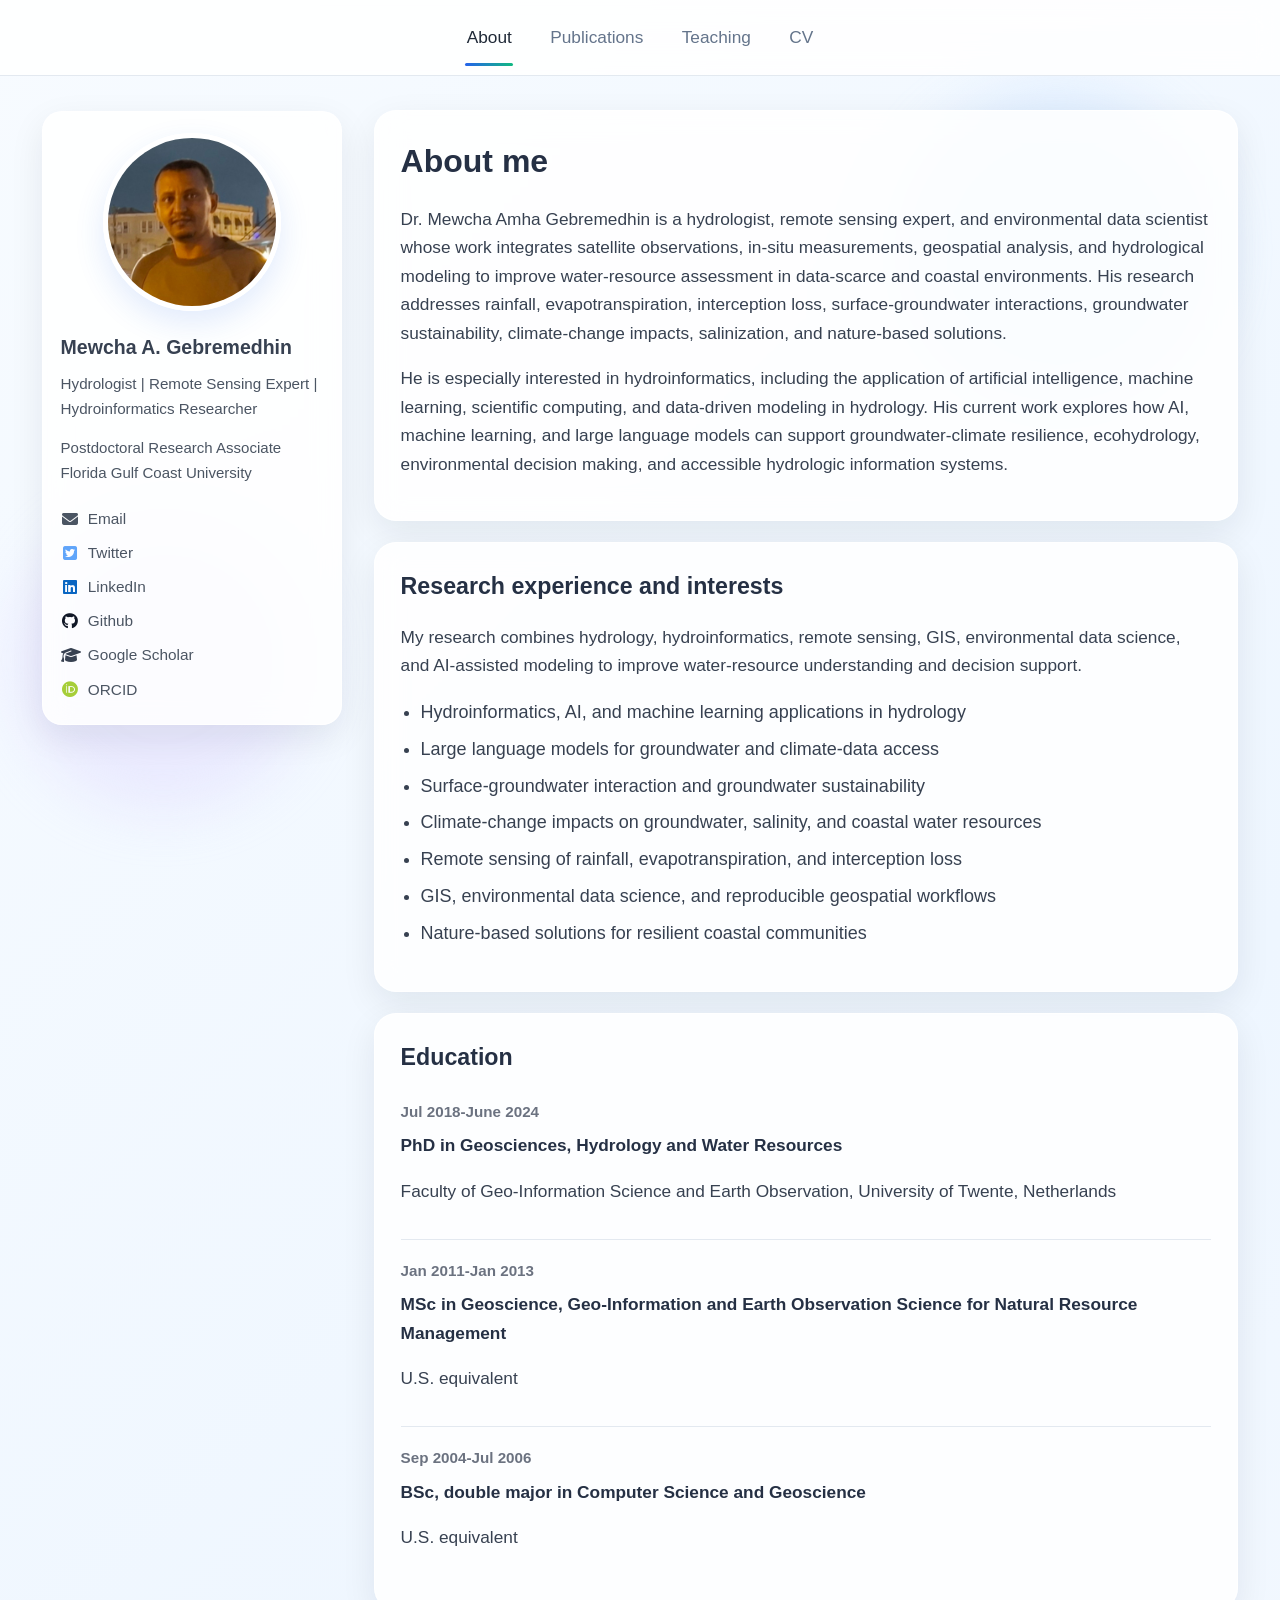
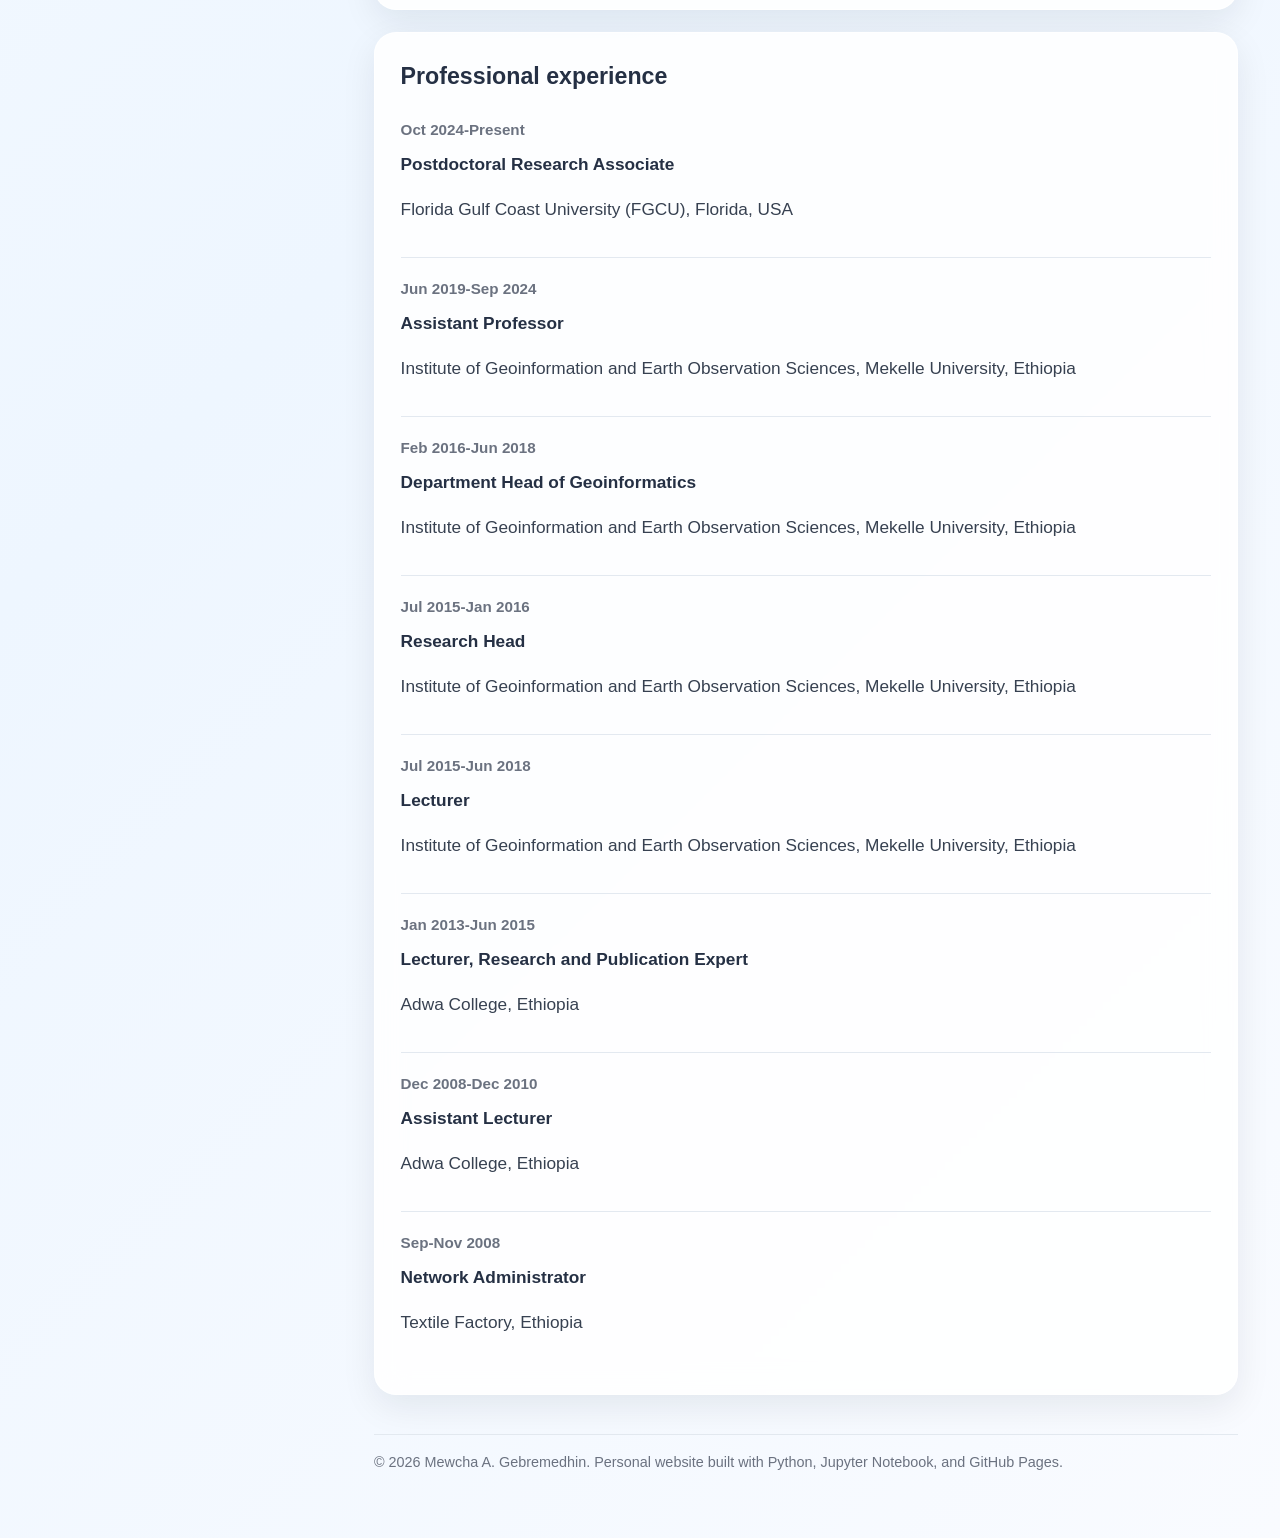
<file: docs/index.html>
<!doctype html>
<html lang="en">
<head>
  <meta charset="utf-8">
  <meta name="viewport" content="width=device-width, initial-scale=1">
  <title>About | Mewcha A. Gebremedhin</title>
  <link rel="stylesheet" href="https://cdnjs.cloudflare.com/ajax/libs/font-awesome/6.5.2/css/all.min.css">
  <link rel="stylesheet" href="style.css">
</head>
<body>
  <div class="page-bg"></div>
  <header class="topbar">
    <nav class="topnav" aria-label="Main navigation"><a class="active" href="index.html">About</a><a class="" href="publications.html">Publications</a><a class="" href="teaching.html">Teaching</a><a class="" href="cv.html">CV</a></nav>
  </header>
  <div class="page-shell">

    <aside class="sidebar">
      <div class="profile-card">
        <img class="profile-img" src="assets/profile_photo.jpg" alt="Profile photo of Mewcha A. Gebremedhin">
        <h1>Mewcha A. Gebremedhin</h1>
        <p class="role">Hydrologist | Remote Sensing Expert | Hydroinformatics Researcher</p>
        <p class="affiliation">Postdoctoral Research Associate<br>Florida Gulf Coast University</p>
        <div class="contact-links" aria-label="Contact and profile links">
          <a href="mailto:mewcha96@gmail.com"><i class="fa-solid fa-envelope mail-icon" aria-hidden="true"></i><span>Email</span></a>
          <a href="https://twitter.com/search?q=Mewcha%20Amha%20Gebremedhin&amp;src=typed_query" target="_blank" rel="noopener"><i class="fa-brands fa-square-twitter twitter-icon" aria-hidden="true"></i><span>Twitter</span></a>
          <a href="https://www.linkedin.com/in/mewcha-amha-gebremedhin-96565371/" target="_blank" rel="noopener"><i class="fa-brands fa-linkedin linkedin-icon" aria-hidden="true"></i><span>LinkedIn</span></a>
          <a href="https://github.com/Mewcha1" target="_blank" rel="noopener"><i class="fa-brands fa-github github-icon" aria-hidden="true"></i><span>Github</span></a>
          <a href="https://scholar.google.com/citations?user=X6LMEFUAAAAJ&hl=en" target="_blank" rel="noopener"><i class="fa-solid fa-graduation-cap scholar-icon" aria-hidden="true"></i><span>Google Scholar</span></a>
          <a href="https://orcid.org/0000-0002-2356-4883" target="_blank" rel="noopener"><i class="fa-brands fa-orcid orcid-icon" aria-hidden="true"></i><span>ORCID</span></a>
        </div>
      </div>
    </aside>
    <main class="content">

      <section class="hero panel">
        <h1>About me</h1>
        <p>Dr. Mewcha Amha Gebremedhin is a hydrologist, remote sensing expert, and environmental data scientist whose work integrates satellite observations, in-situ measurements, geospatial analysis, and hydrological modeling to improve water-resource assessment in data-scarce and coastal environments. His research addresses rainfall, evapotranspiration, interception loss, surface-groundwater interactions, groundwater sustainability, climate-change impacts, salinization, and nature-based solutions.</p>
        <p>He is especially interested in hydroinformatics, including the application of artificial intelligence, machine learning, scientific computing, and data-driven modeling in hydrology. His current work explores how AI, machine learning, and large language models can support groundwater-climate resilience, ecohydrology, environmental decision making, and accessible hydrologic information systems.</p>
      </section>
      <section class="panel">
        <h2>Research experience and interests</h2>
        <p>My research combines hydrology, hydroinformatics, remote sensing, GIS, environmental data science, and AI-assisted modeling to improve water-resource understanding and decision support.</p>
        <ul class="interest-list">
          <li>Hydroinformatics, AI, and machine learning applications in hydrology</li>
          <li>Large language models for groundwater and climate-data access</li>
          <li>Surface-groundwater interaction and groundwater sustainability</li>
          <li>Climate-change impacts on groundwater, salinity, and coastal water resources</li>
          <li>Remote sensing of rainfall, evapotranspiration, and interception loss</li>
          <li>GIS, environmental data science, and reproducible geospatial workflows</li>
          <li>Nature-based solutions for resilient coastal communities</li>
        </ul>
      </section>
      <section class="panel">
        <h2>Education</h2>
        <div class="card"><span class="meta">Jul 2018-June 2024</span><h3>PhD in Geosciences, Hydrology and Water Resources</h3><p>Faculty of Geo-Information Science and Earth Observation, University of Twente, Netherlands</p></div>
        <div class="card"><span class="meta">Jan 2011-Jan 2013</span><h3>MSc in Geoscience, Geo-Information and Earth Observation Science for Natural Resource Management</h3><p>U.S. equivalent</p></div>
        <div class="card"><span class="meta">Sep 2004-Jul 2006</span><h3>BSc, double major in Computer Science and Geoscience</h3><p>U.S. equivalent</p></div>
      </section>
      <section class="panel">
        <h2>Professional experience</h2>
        <div class="card"><span class="meta">Oct 2024-Present</span><h3>Postdoctoral Research Associate</h3><p>Florida Gulf Coast University (FGCU), Florida, USA</p></div>
        <div class="card"><span class="meta">Jun 2019-Sep 2024</span><h3>Assistant Professor</h3><p>Institute of Geoinformation and Earth Observation Sciences, Mekelle University, Ethiopia</p></div>
        <div class="card"><span class="meta">Feb 2016-Jun 2018</span><h3>Department Head of Geoinformatics</h3><p>Institute of Geoinformation and Earth Observation Sciences, Mekelle University, Ethiopia</p></div>
        <div class="card"><span class="meta">Jul 2015-Jan 2016</span><h3>Research Head</h3><p>Institute of Geoinformation and Earth Observation Sciences, Mekelle University, Ethiopia</p></div>
        <div class="card"><span class="meta">Jul 2015-Jun 2018</span><h3>Lecturer</h3><p>Institute of Geoinformation and Earth Observation Sciences, Mekelle University, Ethiopia</p></div>
        <div class="card"><span class="meta">Jan 2013-Jun 2015</span><h3>Lecturer, Research and Publication Expert</h3><p>Adwa College, Ethiopia</p></div>
        <div class="card"><span class="meta">Dec 2008-Dec 2010</span><h3>Assistant Lecturer</h3><p>Adwa College, Ethiopia</p></div>
        <div class="card"><span class="meta">Sep-Nov 2008</span><h3>Network Administrator</h3><p>Textile Factory, Ethiopia</p></div>
      </section>
      <footer>© 2026 Mewcha A. Gebremedhin. Personal website built with Python, Jupyter Notebook, and GitHub Pages.</footer>
    </main>
  </div>
</body>
</html>
</file>
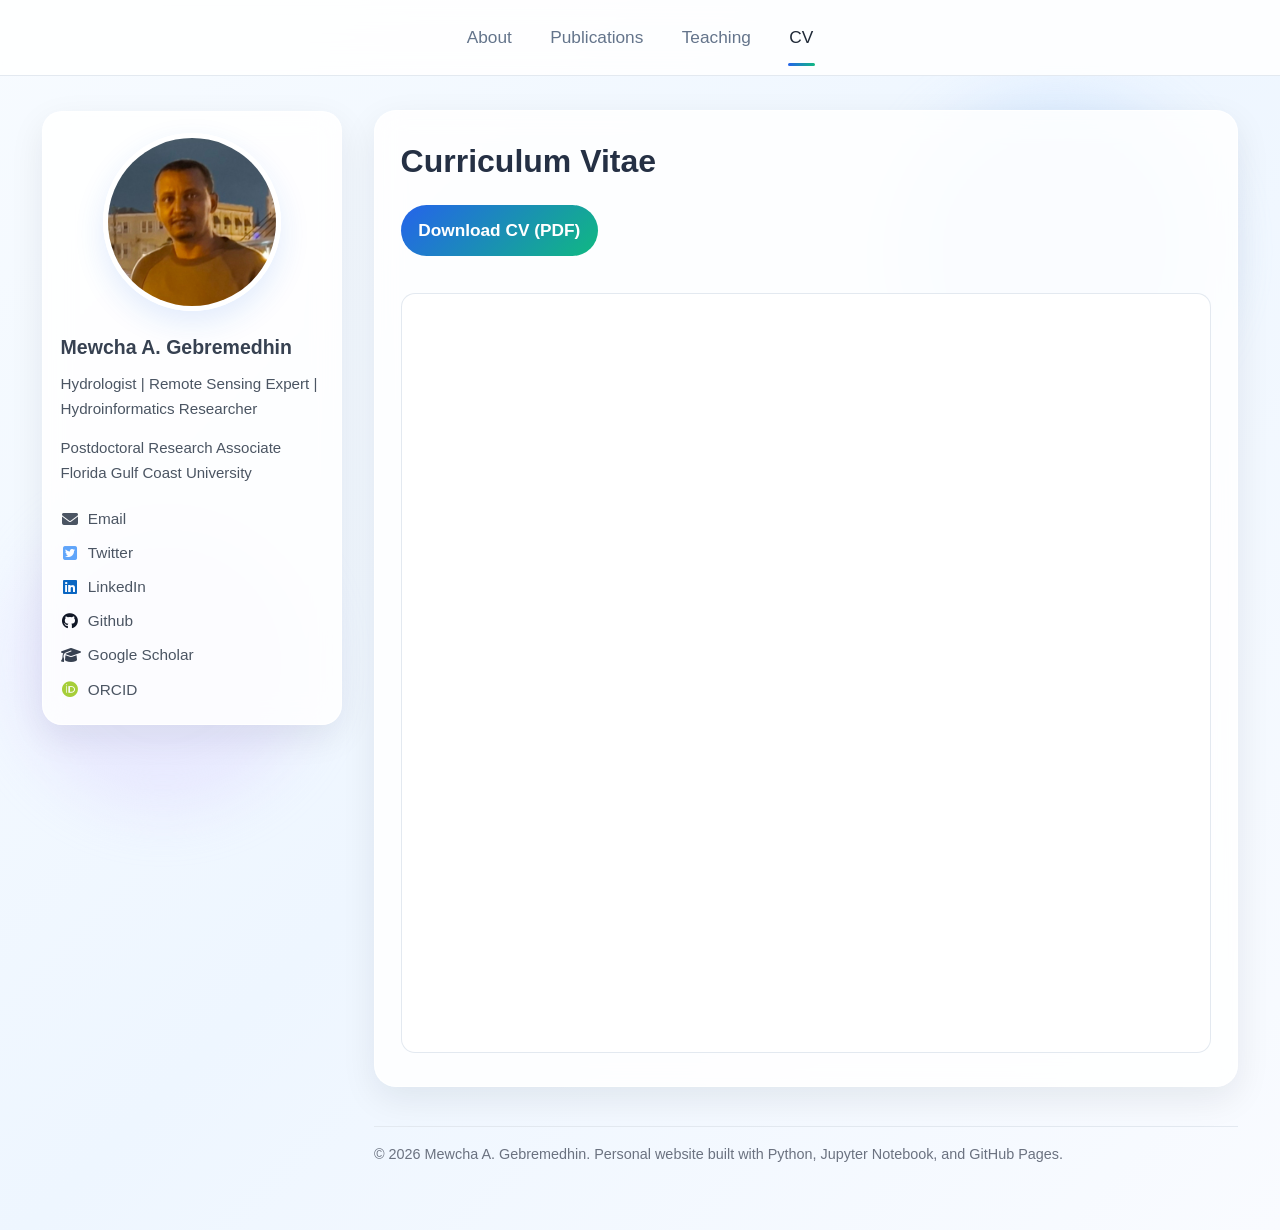
<file: docs/cv.html>
<!doctype html>
<html lang="en">
<head>
  <meta charset="utf-8">
  <meta name="viewport" content="width=device-width, initial-scale=1">
  <title>CV | Mewcha A. Gebremedhin</title>
  <link rel="stylesheet" href="https://cdnjs.cloudflare.com/ajax/libs/font-awesome/6.5.2/css/all.min.css">
  <link rel="stylesheet" href="style.css">
</head>
<body>
  <div class="page-bg"></div>
  <header class="topbar">
    <nav class="topnav" aria-label="Main navigation"><a class="" href="index.html">About</a><a class="" href="publications.html">Publications</a><a class="" href="teaching.html">Teaching</a><a class="active" href="cv.html">CV</a></nav>
  </header>
  <div class="page-shell">

    <aside class="sidebar">
      <div class="profile-card">
        <img class="profile-img" src="assets/profile_photo.jpg" alt="Profile photo of Mewcha A. Gebremedhin">
        <h1>Mewcha A. Gebremedhin</h1>
        <p class="role">Hydrologist | Remote Sensing Expert | Hydroinformatics Researcher</p>
        <p class="affiliation">Postdoctoral Research Associate<br>Florida Gulf Coast University</p>
        <div class="contact-links" aria-label="Contact and profile links">
          <a href="mailto:mewcha96@gmail.com"><i class="fa-solid fa-envelope mail-icon" aria-hidden="true"></i><span>Email</span></a>
          <a href="https://twitter.com/search?q=Mewcha%20Amha%20Gebremedhin&amp;src=typed_query" target="_blank" rel="noopener"><i class="fa-brands fa-square-twitter twitter-icon" aria-hidden="true"></i><span>Twitter</span></a>
          <a href="https://www.linkedin.com/in/mewcha-amha-gebremedhin-96565371/" target="_blank" rel="noopener"><i class="fa-brands fa-linkedin linkedin-icon" aria-hidden="true"></i><span>LinkedIn</span></a>
          <a href="https://github.com/" target="_blank" rel="noopener"><i class="fa-brands fa-github github-icon" aria-hidden="true"></i><span>Github</span></a>
          <a href="https://scholar.google.com/scholar?q=Mewcha+Amha+Gebremedhin" target="_blank" rel="noopener"><i class="fa-solid fa-graduation-cap scholar-icon" aria-hidden="true"></i><span>Google Scholar</span></a>
          <a href="https://orcid.org/0000-0002-2356-4883" target="_blank" rel="noopener"><i class="fa-brands fa-orcid orcid-icon" aria-hidden="true"></i><span>ORCID</span></a>
        </div>
      </div>
    </aside>
    <main class="content">

      <section class="panel">
        <h1>Curriculum Vitae</h1>
        
        <p><a class="primary-button" href="assets/Mewcha_A_Gebremedhin_CV.pdf" download>Download CV (PDF)</a></p>
        <iframe class="cv-frame" src="assets/Mewcha_A_Gebremedhin_CV.pdf" title="Curriculum Vitae"></iframe>
      </section>
      <footer>© 2026 Mewcha A. Gebremedhin. Personal website built with Python, Jupyter Notebook, and GitHub Pages.</footer>
    </main>
  </div>
</body>
</html>
</file>
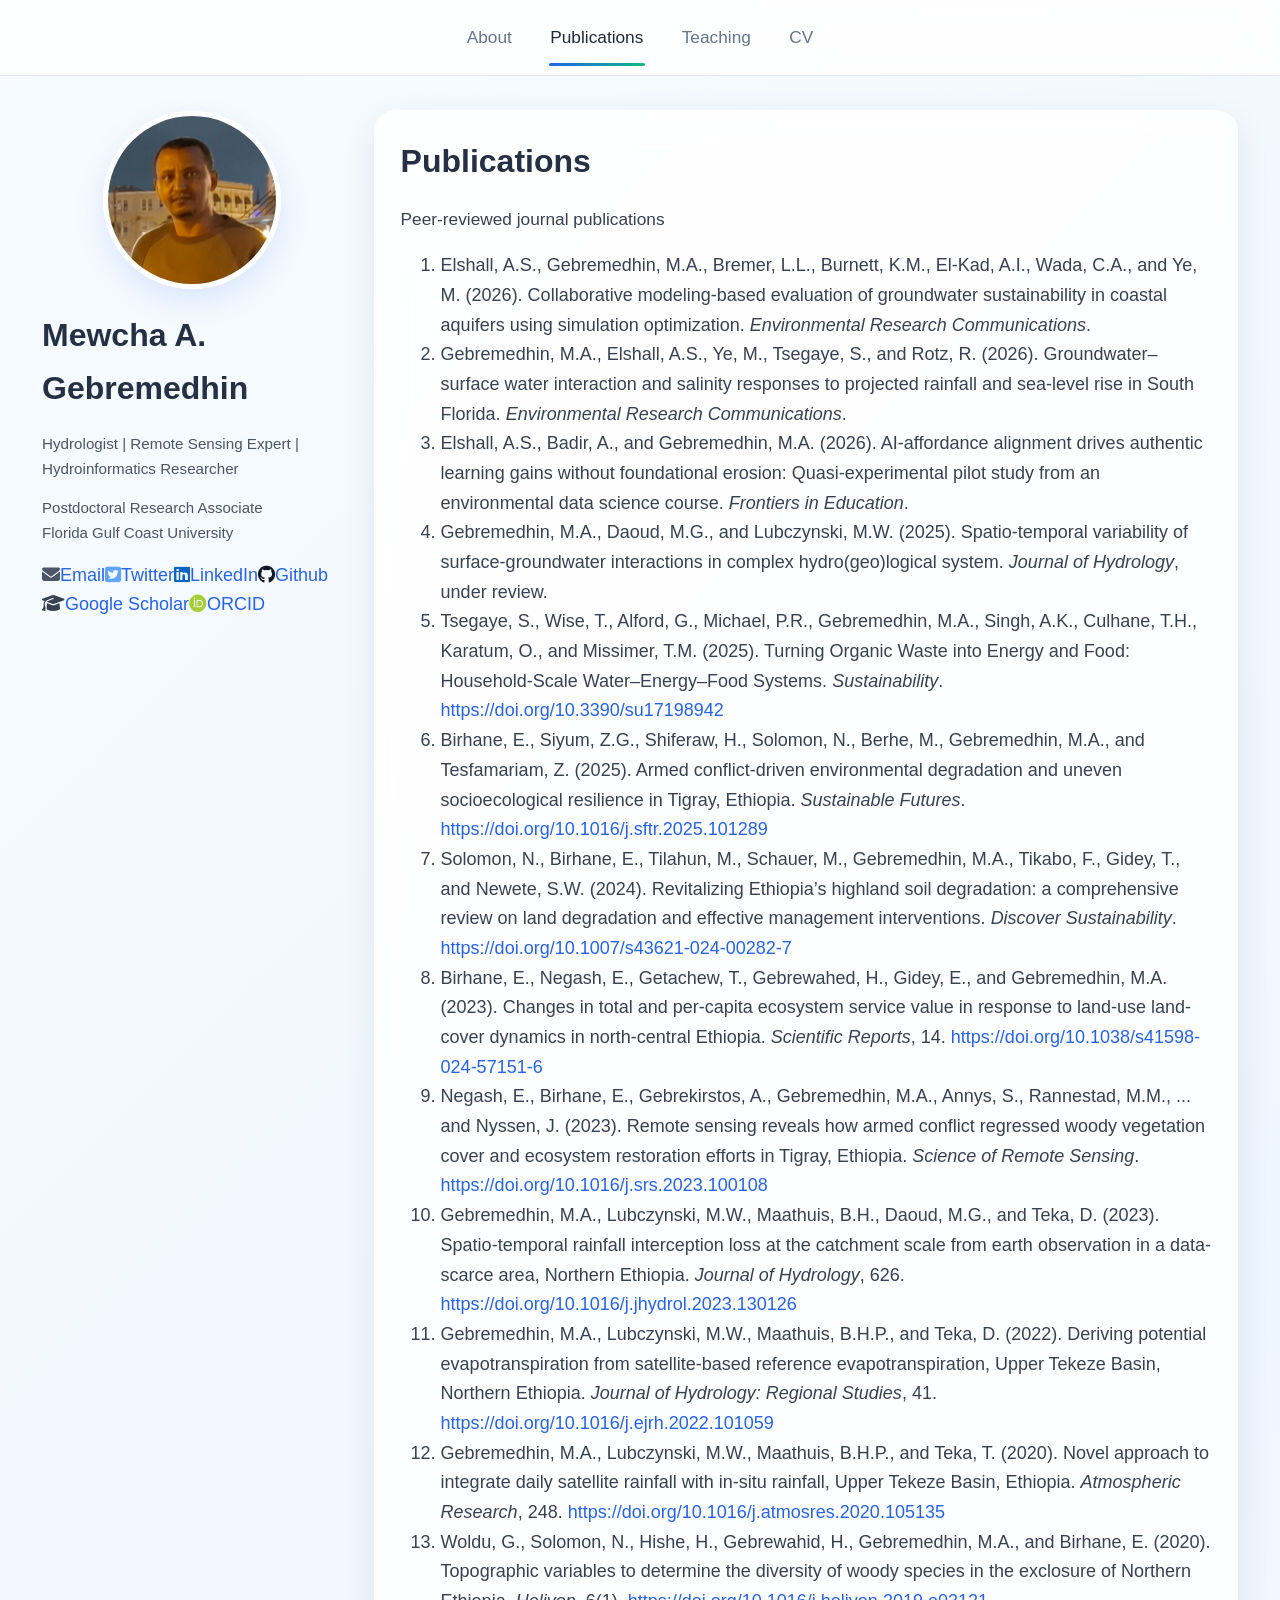
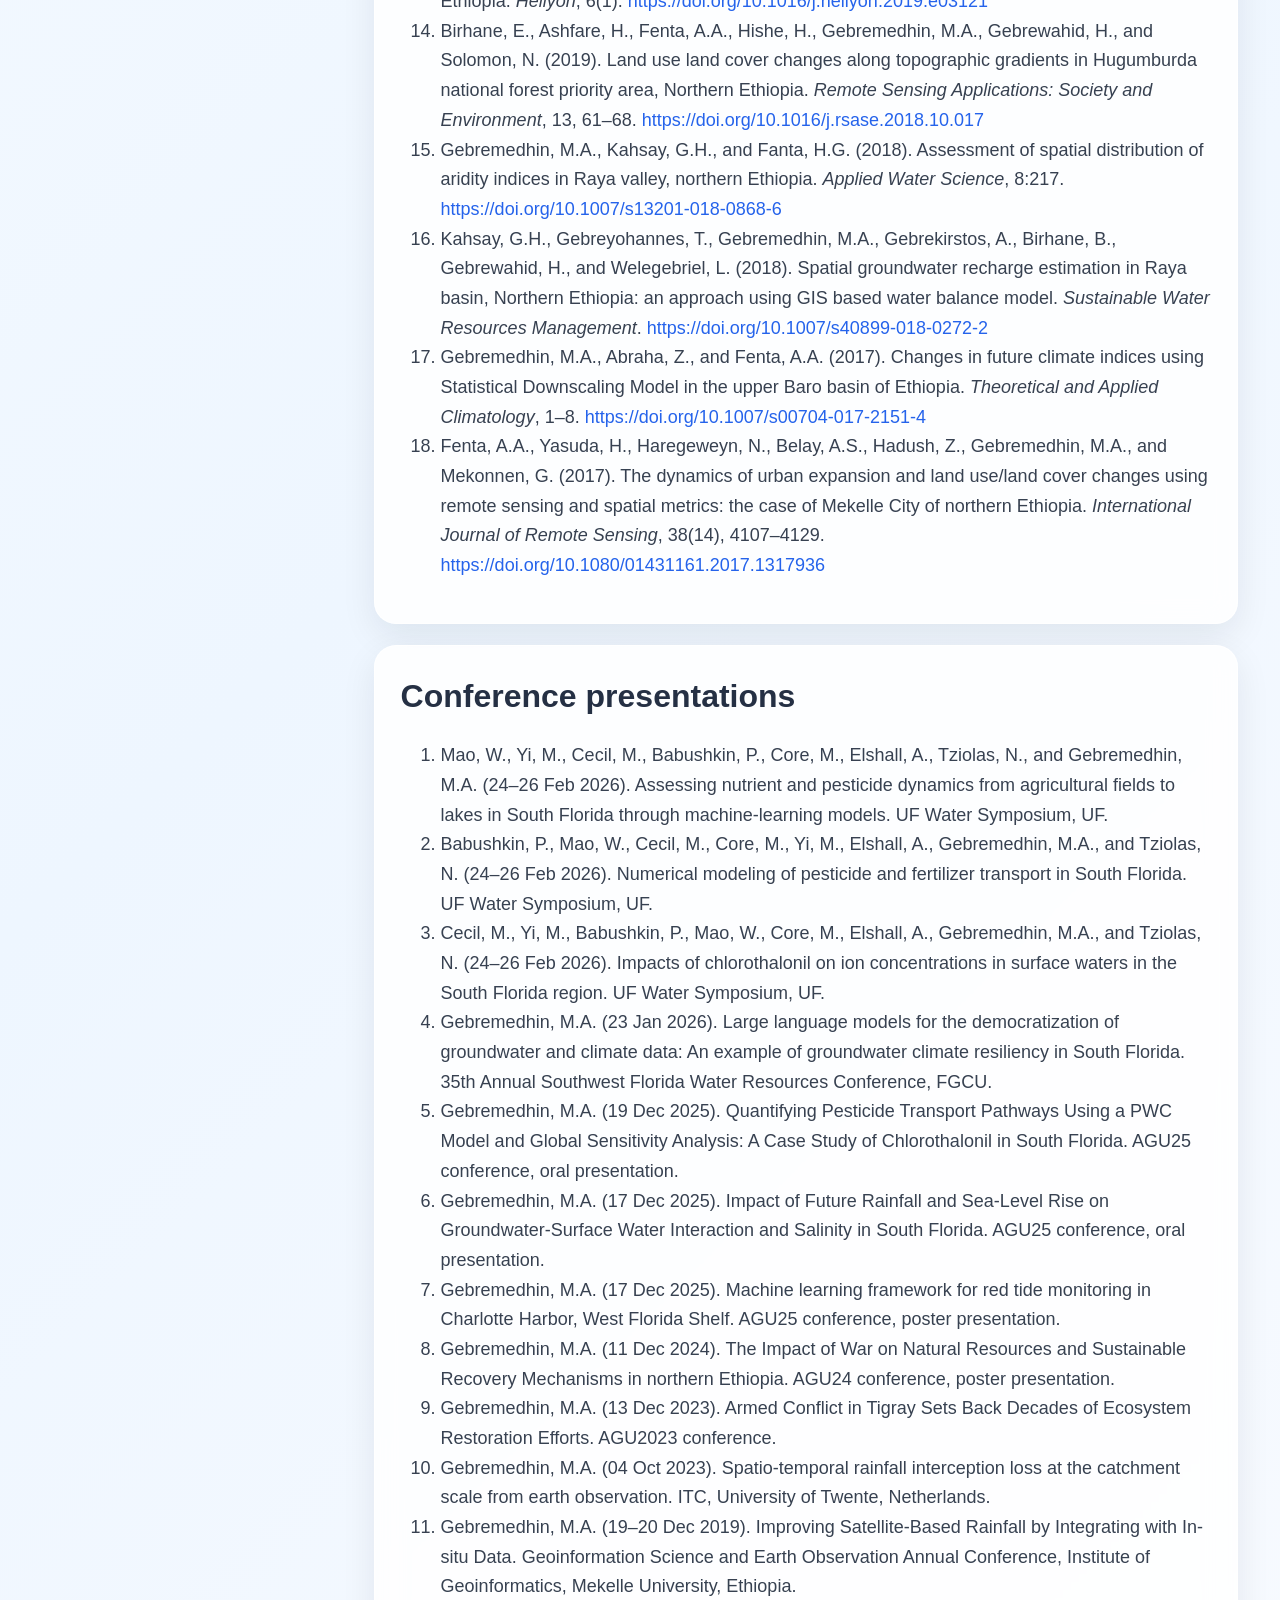
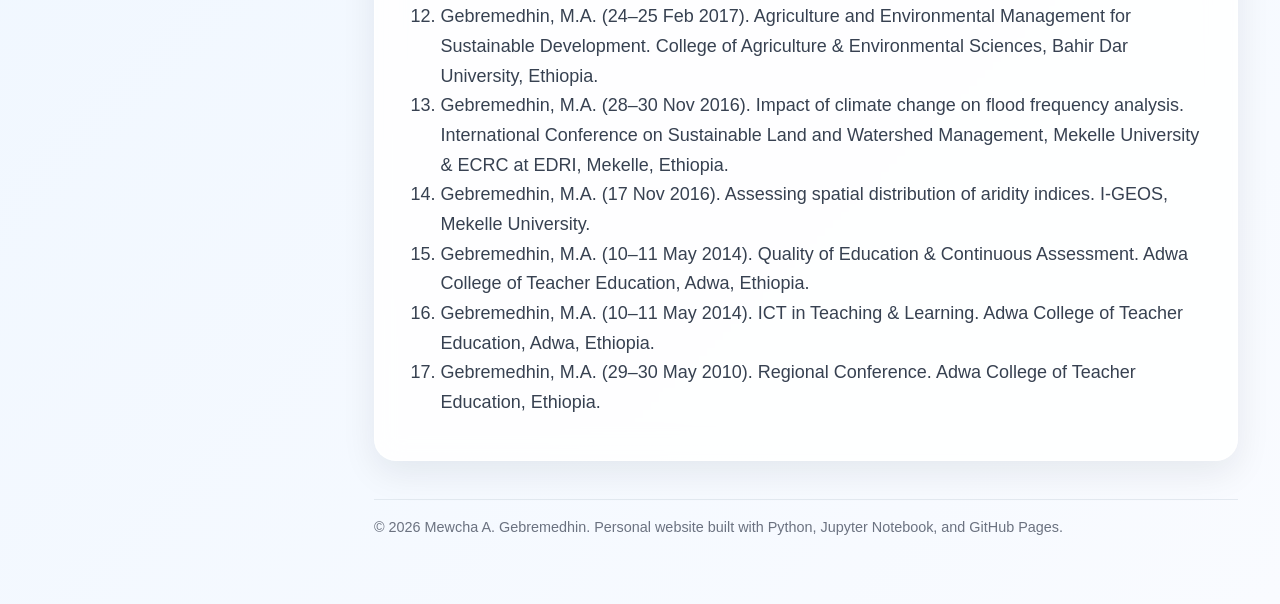
<file: docs/publications.html>
<!doctype html>
<html lang="en">
<head>
  <meta charset="utf-8">
  <meta name="viewport" content="width=device-width, initial-scale=1">
  <title>Publications | Mewcha A. Gebremedhin</title>
  <link rel="stylesheet" href="https://cdnjs.cloudflare.com/ajax/libs/font-awesome/6.5.2/css/all.min.css">
  <link rel="stylesheet" href="style.css">
</head>
<body>
  <div class="bg-orb orb-a"></div>
  <div class="bg-orb orb-b"></div>
  <div class="bg-grid"></div>
  <header class="topbar"><nav class="topnav" aria-label="Main navigation"><a class="" href="index.html">About</a><a class="active" href="publications.html">Publications</a><a class="" href="teaching.html">Teaching</a><a class="" href="cv.html">CV</a></nav></header>
  <div class="page-shell">
    <aside class="sidebar"><div class="sidebar-card"><img class="profile-img" src="assets/profile_photo.jpg" alt="Profile photo of Mewcha A. Gebremedhin"><h1 class="sidebar-name">Mewcha A. Gebremedhin</h1><p class="role">Hydrologist | Remote Sensing Expert | Hydroinformatics Researcher</p><p class="affiliation">Postdoctoral Research Associate<br>Florida Gulf Coast University</p><div class="contact-buttons" aria-label="Contact and profile links"><a class="contact-link" href="mailto:mewcha96@gmail.com"><i class="fa-solid fa-envelope mail-icon" aria-hidden="true"></i><span>Email</span></a><a class="contact-link" href="https://twitter.com/search?q=Mewcha%20Amha%20Gebremedhin&amp;src=typed_query" target="_blank" rel="noopener"><i class="fa-brands fa-square-twitter twitter-icon" aria-hidden="true"></i><span>Twitter</span></a><a class="contact-link" href="https://www.linkedin.com/in/mewcha-amha-gebremedhin-96565371/" target="_blank" rel="noopener"><i class="fa-brands fa-linkedin linkedin-icon" aria-hidden="true"></i><span>LinkedIn</span></a><a class="contact-link" href="https://github.com/" target="_blank" rel="noopener"><i class="fa-brands fa-github github-icon" aria-hidden="true"></i><span>Github</span></a><a class="contact-link" href="https://scholar.google.com/scholar?q=Mewcha+Amha+Gebremedhin" target="_blank" rel="noopener"><i class="fa-solid fa-graduation-cap scholar-icon" aria-hidden="true"></i><span>Google Scholar</span></a><a class="contact-link" href="https://orcid.org/0000-0002-2356-4883" target="_blank" rel="noopener"><i class="fa-brands fa-orcid orcid-icon" aria-hidden="true"></i><span>ORCID</span></a></div></div></aside>
    <main class="content">
      <section class="panel">
        <h1>Publications</h1>
        <p class="hero-subtitle">Peer-reviewed journal publications</p>
        <ol class="publication-items">
          <li>Elshall, A.S., Gebremedhin, M.A., Bremer, L.L., Burnett, K.M., El-Kad, A.I., Wada, C.A., and Ye, M. (2026). Collaborative modeling-based evaluation of groundwater sustainability in coastal aquifers using simulation optimization. <em>Environmental Research Communications</em>.</li>
          <li>Gebremedhin, M.A., Elshall, A.S., Ye, M., Tsegaye, S., and Rotz, R. (2026). Groundwater–surface water interaction and salinity responses to projected rainfall and sea-level rise in South Florida. <em>Environmental Research Communications</em>.</li>
          <li>Elshall, A.S., Badir, A., and Gebremedhin, M.A. (2026). AI-affordance alignment drives authentic learning gains without foundational erosion: Quasi-experimental pilot study from an environmental data science course. <em>Frontiers in Education</em>.</li>
          <li>Gebremedhin, M.A., Daoud, M.G., and Lubczynski, M.W. (2025). Spatio-temporal variability of surface-groundwater interactions in complex hydro(geo)logical system. <em>Journal of Hydrology</em>, under review.</li>
          <li>Tsegaye, S., Wise, T., Alford, G., Michael, P.R., Gebremedhin, M.A., Singh, A.K., Culhane, T.H., Karatum, O., and Missimer, T.M. (2025). Turning Organic Waste into Energy and Food: Household-Scale Water–Energy–Food Systems. <em>Sustainability</em>. <a href="https://doi.org/10.3390/su17198942" target="_blank" rel="noopener">https://doi.org/10.3390/su17198942</a></li>
          <li>Birhane, E., Siyum, Z.G., Shiferaw, H., Solomon, N., Berhe, M., Gebremedhin, M.A., and Tesfamariam, Z. (2025). Armed conflict-driven environmental degradation and uneven socioecological resilience in Tigray, Ethiopia. <em>Sustainable Futures</em>. <a href="https://doi.org/10.1016/j.sftr.2025.101289" target="_blank" rel="noopener">https://doi.org/10.1016/j.sftr.2025.101289</a></li>
          <li>Solomon, N., Birhane, E., Tilahun, M., Schauer, M., Gebremedhin, M.A., Tikabo, F., Gidey, T., and Newete, S.W. (2024). Revitalizing Ethiopia’s highland soil degradation: a comprehensive review on land degradation and effective management interventions. <em>Discover Sustainability</em>. <a href="https://doi.org/10.1007/s43621-024-00282-7" target="_blank" rel="noopener">https://doi.org/10.1007/s43621-024-00282-7</a></li>
          <li>Birhane, E., Negash, E., Getachew, T., Gebrewahed, H., Gidey, E., and Gebremedhin, M.A. (2023). Changes in total and per-capita ecosystem service value in response to land-use land-cover dynamics in north-central Ethiopia. <em>Scientific Reports</em>, 14. <a href="https://doi.org/10.1038/s41598-024-57151-6" target="_blank" rel="noopener">https://doi.org/10.1038/s41598-024-57151-6</a></li>
          <li>Negash, E., Birhane, E., Gebrekirstos, A., Gebremedhin, M.A., Annys, S., Rannestad, M.M., ... and Nyssen, J. (2023). Remote sensing reveals how armed conflict regressed woody vegetation cover and ecosystem restoration efforts in Tigray, Ethiopia. <em>Science of Remote Sensing</em>. <a href="https://doi.org/10.1016/j.srs.2023.100108" target="_blank" rel="noopener">https://doi.org/10.1016/j.srs.2023.100108</a></li>
          <li>Gebremedhin, M.A., Lubczynski, M.W., Maathuis, B.H., Daoud, M.G., and Teka, D. (2023). Spatio-temporal rainfall interception loss at the catchment scale from earth observation in a data-scarce area, Northern Ethiopia. <em>Journal of Hydrology</em>, 626. <a href="https://doi.org/10.1016/j.jhydrol.2023.130126" target="_blank" rel="noopener">https://doi.org/10.1016/j.jhydrol.2023.130126</a></li>
          <li>Gebremedhin, M.A., Lubczynski, M.W., Maathuis, B.H.P., and Teka, D. (2022). Deriving potential evapotranspiration from satellite-based reference evapotranspiration, Upper Tekeze Basin, Northern Ethiopia. <em>Journal of Hydrology: Regional Studies</em>, 41. <a href="https://doi.org/10.1016/j.ejrh.2022.101059" target="_blank" rel="noopener">https://doi.org/10.1016/j.ejrh.2022.101059</a></li>
          <li>Gebremedhin, M.A., Lubczynski, M.W., Maathuis, B.H.P., and Teka, T. (2020). Novel approach to integrate daily satellite rainfall with in-situ rainfall, Upper Tekeze Basin, Ethiopia. <em>Atmospheric Research</em>, 248. <a href="https://doi.org/10.1016/j.atmosres.2020.105135" target="_blank" rel="noopener">https://doi.org/10.1016/j.atmosres.2020.105135</a></li>
          <li>Woldu, G., Solomon, N., Hishe, H., Gebrewahid, H., Gebremedhin, M.A., and Birhane, E. (2020). Topographic variables to determine the diversity of woody species in the exclosure of Northern Ethiopia. <em>Heliyon</em>, 6(1). <a href="https://doi.org/10.1016/j.heliyon.2019.e03121" target="_blank" rel="noopener">https://doi.org/10.1016/j.heliyon.2019.e03121</a></li>
          <li>Birhane, E., Ashfare, H., Fenta, A.A., Hishe, H., Gebremedhin, M.A., Gebrewahid, H., and Solomon, N. (2019). Land use land cover changes along topographic gradients in Hugumburda national forest priority area, Northern Ethiopia. <em>Remote Sensing Applications: Society and Environment</em>, 13, 61–68. <a href="https://doi.org/10.1016/j.rsase.2018.10.017" target="_blank" rel="noopener">https://doi.org/10.1016/j.rsase.2018.10.017</a></li>
          <li>Gebremedhin, M.A., Kahsay, G.H., and Fanta, H.G. (2018). Assessment of spatial distribution of aridity indices in Raya valley, northern Ethiopia. <em>Applied Water Science</em>, 8:217. <a href="https://doi.org/10.1007/s13201-018-0868-6" target="_blank" rel="noopener">https://doi.org/10.1007/s13201-018-0868-6</a></li>
          <li>Kahsay, G.H., Gebreyohannes, T., Gebremedhin, M.A., Gebrekirstos, A., Birhane, B., Gebrewahid, H., and Welegebriel, L. (2018). Spatial groundwater recharge estimation in Raya basin, Northern Ethiopia: an approach using GIS based water balance model. <em>Sustainable Water Resources Management</em>. <a href="https://doi.org/10.1007/s40899-018-0272-2" target="_blank" rel="noopener">https://doi.org/10.1007/s40899-018-0272-2</a></li>
          <li>Gebremedhin, M.A., Abraha, Z., and Fenta, A.A. (2017). Changes in future climate indices using Statistical Downscaling Model in the upper Baro basin of Ethiopia. <em>Theoretical and Applied Climatology</em>, 1–8. <a href="https://doi.org/10.1007/s00704-017-2151-4" target="_blank" rel="noopener">https://doi.org/10.1007/s00704-017-2151-4</a></li>
          <li>Fenta, A.A., Yasuda, H., Haregeweyn, N., Belay, A.S., Hadush, Z., Gebremedhin, M.A., and Mekonnen, G. (2017). The dynamics of urban expansion and land use/land cover changes using remote sensing and spatial metrics: the case of Mekelle City of northern Ethiopia. <em>International Journal of Remote Sensing</em>, 38(14), 4107–4129. <a href="https://doi.org/10.1080/01431161.2017.1317936" target="_blank" rel="noopener">https://doi.org/10.1080/01431161.2017.1317936</a></li>
        </ol>
      </section>
      <section class="panel">
        <h1>Conference presentations</h1>
        <ol class="publication-items conference-items">
          <li>Mao, W., Yi, M., Cecil, M., Babushkin, P., Core, M., Elshall, A., Tziolas, N., and Gebremedhin, M.A. (24–26 Feb 2026). Assessing nutrient and pesticide dynamics from agricultural fields to lakes in South Florida through machine-learning models. UF Water Symposium, UF.</li>
          <li>Babushkin, P., Mao, W., Cecil, M., Core, M., Yi, M., Elshall, A., Gebremedhin, M.A., and Tziolas, N. (24–26 Feb 2026). Numerical modeling of pesticide and fertilizer transport in South Florida. UF Water Symposium, UF.</li>
          <li>Cecil, M., Yi, M., Babushkin, P., Mao, W., Core, M., Elshall, A., Gebremedhin, M.A., and Tziolas, N. (24–26 Feb 2026). Impacts of chlorothalonil on ion concentrations in surface waters in the South Florida region. UF Water Symposium, UF.</li>
          <li>Gebremedhin, M.A. (23 Jan 2026). Large language models for the democratization of groundwater and climate data: An example of groundwater climate resiliency in South Florida. 35th Annual Southwest Florida Water Resources Conference, FGCU.</li>
          <li>Gebremedhin, M.A. (19 Dec 2025). Quantifying Pesticide Transport Pathways Using a PWC Model and Global Sensitivity Analysis: A Case Study of Chlorothalonil in South Florida. AGU25 conference, oral presentation.</li>
          <li>Gebremedhin, M.A. (17 Dec 2025). Impact of Future Rainfall and Sea-Level Rise on Groundwater-Surface Water Interaction and Salinity in South Florida. AGU25 conference, oral presentation.</li>
          <li>Gebremedhin, M.A. (17 Dec 2025). Machine learning framework for red tide monitoring in Charlotte Harbor, West Florida Shelf. AGU25 conference, poster presentation.</li>
          <li>Gebremedhin, M.A. (11 Dec 2024). The Impact of War on Natural Resources and Sustainable Recovery Mechanisms in northern Ethiopia. AGU24 conference, poster presentation.</li>
          <li>Gebremedhin, M.A. (13 Dec 2023). Armed Conflict in Tigray Sets Back Decades of Ecosystem Restoration Efforts. AGU2023 conference.</li>
          <li>Gebremedhin, M.A. (04 Oct 2023). Spatio-temporal rainfall interception loss at the catchment scale from earth observation. ITC, University of Twente, Netherlands.</li>
          <li>Gebremedhin, M.A. (19–20 Dec 2019). Improving Satellite-Based Rainfall by Integrating with In-situ Data. Geoinformation Science and Earth Observation Annual Conference, Institute of Geoinformatics, Mekelle University, Ethiopia.</li>
          <li>Gebremedhin, M.A. (24–25 Feb 2017). Agriculture and Environmental Management for Sustainable Development. College of Agriculture & Environmental Sciences, Bahir Dar University, Ethiopia.</li>
          <li>Gebremedhin, M.A. (28–30 Nov 2016). Impact of climate change on flood frequency analysis. International Conference on Sustainable Land and Watershed Management, Mekelle University & ECRC at EDRI, Mekelle, Ethiopia.</li>
          <li>Gebremedhin, M.A. (17 Nov 2016). Assessing spatial distribution of aridity indices. I-GEOS, Mekelle University.</li>
          <li>Gebremedhin, M.A. (10–11 May 2014). Quality of Education & Continuous Assessment. Adwa College of Teacher Education, Adwa, Ethiopia.</li>
          <li>Gebremedhin, M.A. (10–11 May 2014). ICT in Teaching & Learning. Adwa College of Teacher Education, Adwa, Ethiopia.</li>
          <li>Gebremedhin, M.A. (29–30 May 2010). Regional Conference. Adwa College of Teacher Education, Ethiopia.</li>
        </ol>
      </section>
      <footer>© 2026 Mewcha A. Gebremedhin. Personal website built with Python, Jupyter Notebook, and GitHub Pages.</footer>
    </main>
  </div>
</body>
</html>
</file>
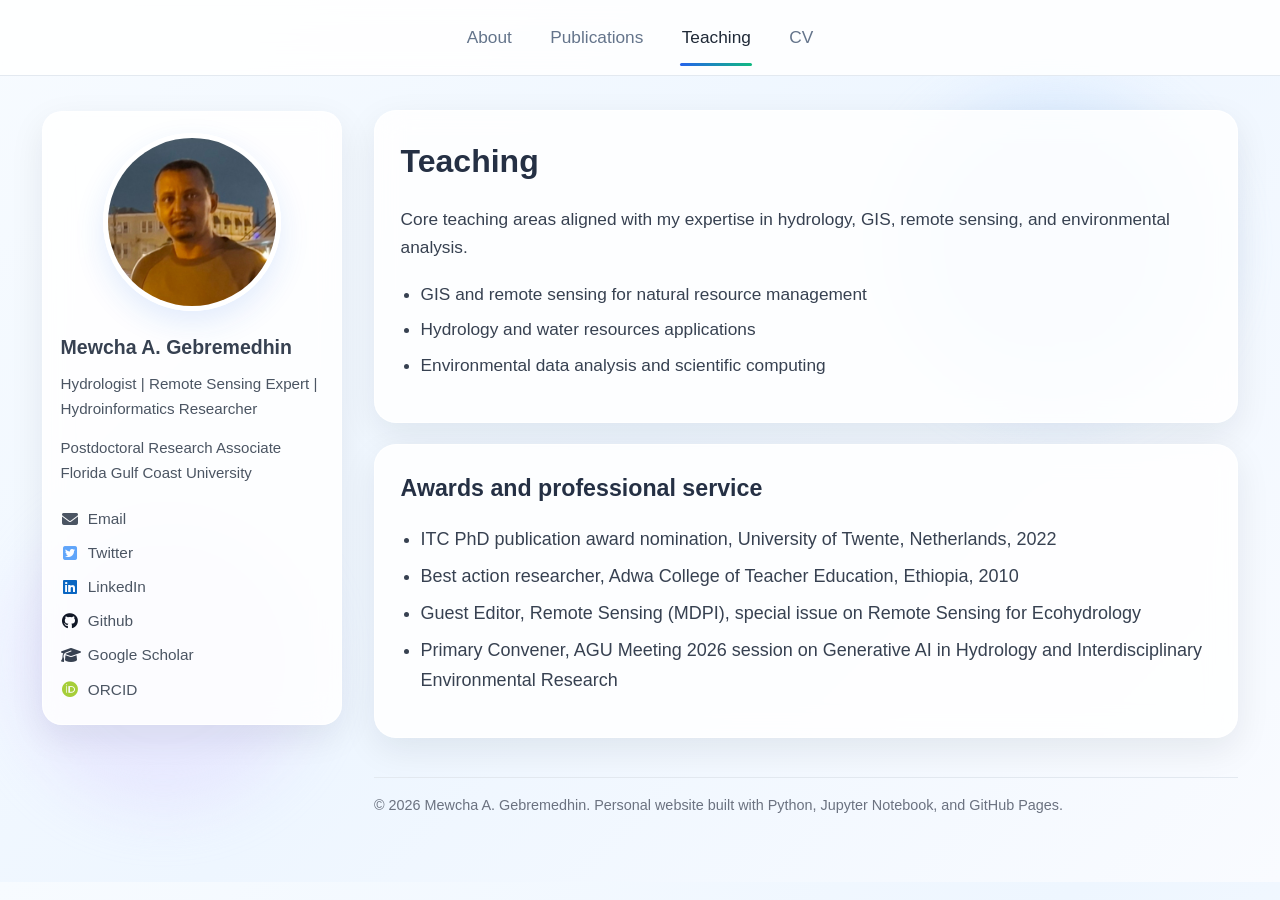
<file: docs/teaching.html>
<!doctype html>
<html lang="en">
<head>
  <meta charset="utf-8">
  <meta name="viewport" content="width=device-width, initial-scale=1">
  <title>Teaching | Mewcha A. Gebremedhin</title>
  <link rel="stylesheet" href="https://cdnjs.cloudflare.com/ajax/libs/font-awesome/6.5.2/css/all.min.css">
  <link rel="stylesheet" href="style.css">
</head>
<body>
  <div class="page-bg"></div>
  <header class="topbar">
    <nav class="topnav" aria-label="Main navigation"><a class="" href="index.html">About</a><a class="" href="publications.html">Publications</a><a class="active" href="teaching.html">Teaching</a><a class="" href="cv.html">CV</a></nav>
  </header>
  <div class="page-shell">

    <aside class="sidebar">
      <div class="profile-card">
        <img class="profile-img" src="assets/profile_photo.jpg" alt="Profile photo of Mewcha A. Gebremedhin">
        <h1>Mewcha A. Gebremedhin</h1>
        <p class="role">Hydrologist | Remote Sensing Expert | Hydroinformatics Researcher</p>
        <p class="affiliation">Postdoctoral Research Associate<br>Florida Gulf Coast University</p>
        <div class="contact-links" aria-label="Contact and profile links">
          <a href="mailto:mewcha96@gmail.com"><i class="fa-solid fa-envelope mail-icon" aria-hidden="true"></i><span>Email</span></a>
          <a href="https://twitter.com/search?q=Mewcha%20Amha%20Gebremedhin&amp;src=typed_query" target="_blank" rel="noopener"><i class="fa-brands fa-square-twitter twitter-icon" aria-hidden="true"></i><span>Twitter</span></a>
          <a href="https://www.linkedin.com/in/mewcha-amha-gebremedhin-96565371/" target="_blank" rel="noopener"><i class="fa-brands fa-linkedin linkedin-icon" aria-hidden="true"></i><span>LinkedIn</span></a>
          <a href="https://github.com/" target="_blank" rel="noopener"><i class="fa-brands fa-github github-icon" aria-hidden="true"></i><span>Github</span></a>
          <a href="https://scholar.google.com/scholar?q=Mewcha+Amha+Gebremedhin" target="_blank" rel="noopener"><i class="fa-solid fa-graduation-cap scholar-icon" aria-hidden="true"></i><span>Google Scholar</span></a>
          <a href="https://orcid.org/0000-0002-2356-4883" target="_blank" rel="noopener"><i class="fa-brands fa-orcid orcid-icon" aria-hidden="true"></i><span>ORCID</span></a>
        </div>
      </div>
    </aside>
    <main class="content">

      <section class="panel">
        <h1>Teaching</h1>
        <p>Core teaching areas aligned with my expertise in hydrology, GIS, remote sensing, and environmental analysis.</p>
        <ul class="interest-list teaching-list">
          <li>GIS and remote sensing for natural resource management</li>
          <li>Hydrology and water resources applications</li>
          <li>Environmental data analysis and scientific computing</li>
        </ul>
      </section>
      <section class="panel">
        <h2>Awards and professional service</h2>
        <ul class="interest-list">
          <li>ITC PhD publication award nomination, University of Twente, Netherlands, 2022</li>
          <li>Best action researcher, Adwa College of Teacher Education, Ethiopia, 2010</li>
          <li>Guest Editor, Remote Sensing (MDPI), special issue on Remote Sensing for Ecohydrology</li>
          <li>Primary Convener, AGU Meeting 2026 session on Generative AI in Hydrology and Interdisciplinary Environmental Research</li>
        </ul>
      </section>
      <footer>© 2026 Mewcha A. Gebremedhin. Personal website built with Python, Jupyter Notebook, and GitHub Pages.</footer>
    </main>
  </div>
</body>
</html>
</file>
<file: docs/style.css>
:root {
  --bg: #f3f7fc;
  --panel: rgba(255, 255, 255, 0.86);
  --ink: #374151;
  --muted: #6b7280;
  --line: rgba(226, 232, 240, 0.95);
  --link: #2563eb;
  --shadow: 0 12px 35px rgba(15, 23, 42, 0.08);
}
* { box-sizing: border-box; }
html { scroll-behavior: smooth; }
body {
  margin: 0;
  font-family: -apple-system, BlinkMacSystemFont, "Segoe UI", Roboto, Helvetica, Arial, sans-serif;
  background: linear-gradient(135deg, #f7fbff 0%, #eef6ff 50%, #f9fbff 100%);
  color: var(--ink);
  line-height: 1.65;
  font-size: 18px;
}
.page-bg::before,
.page-bg::after {
  content: "";
  position: fixed;
  border-radius: 50%;
  filter: blur(28px);
  opacity: .42;
  z-index: -2;
  animation: float 13s ease-in-out infinite alternate;
}
.page-bg::before { width: 320px; height: 320px; right: 5%; top: 90px; background: #bfdbfe; }
.page-bg::after { width: 300px; height: 300px; left: 1%; bottom: 10%; background: #ddd6fe; animation-delay: 2s; }
@keyframes float { from { transform: translate3d(0,0,0) scale(1); } to { transform: translate3d(18px,18px,0) scale(1.08); } }
a { color: var(--link); text-decoration: none; }
a:hover { text-decoration: underline; }
.topbar {
  position: sticky;
  top: 0;
  z-index: 10;
  min-height: 76px;
  border-bottom: 1px solid var(--line);
  display: flex;
  align-items: center;
  justify-content: center;
  padding: 0 2rem;
  background: rgba(255, 255, 255, 0.86);
  backdrop-filter: blur(14px);
}
.topnav { display: flex; gap: 2.2rem; align-items: center; flex-wrap: wrap; }
.topnav a { color: #64748b; font-size: 1.08rem; padding: .35rem .1rem; position: relative; }
.topnav a.active, .topnav a:hover { color: #1f2937; text-decoration: none; }
.topnav a.active::after, .topnav a:hover::after {
  content: "";
  position: absolute;
  left: 0;
  right: 0;
  bottom: -.55rem;
  height: 3px;
  border-radius: 999px;
  background: linear-gradient(90deg, #2563eb, #10b981);
}
.page-shell {
  display: grid;
  grid-template-columns: 300px minmax(0, 900px);
  gap: 2rem;
  max-width: 1260px;
  margin: 0 auto;
  padding: 2rem 2rem 0;
}
.sidebar { padding-top: .2rem; }
.profile-card {
  background: var(--panel);
  border: 1px solid rgba(255,255,255,.82);
  box-shadow: var(--shadow);
  border-radius: 20px;
  padding: 1.3rem 1.1rem 1.4rem;
  backdrop-filter: blur(14px);
  position: sticky;
  top: 100px;
}
.profile-img {
  width: 178px;
  height: 178px;
  border-radius: 50%;
  object-fit: cover;
  display: block;
  margin: 0 auto 1.25rem;
  border: 5px solid white;
  box-shadow: 0 12px 30px rgba(37,99,235,.13);
}
.profile-card h1 { font-size: 1.22rem; margin: .2rem 0 .5rem; color: #374151; }
.role { margin: .5rem 0; color: #4b5563; font-size: .95rem; }
.affiliation { color: #4b5563; font-size: .94rem; }
.contact-links { margin-top: 1.25rem; display: grid; gap: .55rem; }
.contact-links a {
  display: inline-flex;
  align-items: center;
  gap: .55rem;
  color: #4b5563;
  font-size: .96rem;
  width: fit-content;
}
.contact-links a:hover { color: #111827; text-decoration: none; transform: translateX(3px); }
.contact-links i { width: 1.15rem; text-align: center; font-size: 1rem; }
.mail-icon { color: #4b5563; }
.twitter-icon { color: #60a5fa; }
.linkedin-icon { color: #0a66c2; }
.github-icon { color: #111827; }
.scholar-icon { color: #374151; }
.orcid-icon { color: #a6ce39; }
.content { padding: .1rem 0 4rem; }
.panel {
  background: var(--panel);
  border: 1px solid rgba(255,255,255,.82);
  border-radius: 22px;
  box-shadow: var(--shadow);
  backdrop-filter: blur(14px);
  padding: 1.5rem 1.6rem;
  margin-bottom: 1.35rem;
  transition: transform .2s ease, box-shadow .2s ease;
}
.panel:hover { transform: translateY(-2px); box-shadow: 0 18px 42px rgba(15,23,42,.1); }
h1 { font-size: 2rem; color: #253044; margin: 0 0 1rem; }
h2 { font-size: 1.45rem; margin: 0 0 1rem; color: #253044; }
h3 { font-size: 1.08rem; margin: .3rem 0 .35rem; color: #253044; }
.hero p, .panel p { font-size: 1.08rem; }
.highlight-grid { display: grid; grid-template-columns: repeat(auto-fit, minmax(210px, 1fr)); gap: .9rem; margin: 1rem 0; }
.mini-card { background: rgba(239,246,255,.8); border: 1px solid #dbeafe; border-radius: 16px; padding: 1rem; }
.mini-card:hover { transform: translateY(-3px); }
.interest-list { padding-left: 1.25rem; }
.interest-list li { margin: .45rem 0; }
.teaching-list li { font-size: 1.08rem; }
.card { border-top: 1px solid var(--line); padding: 1rem 0; }
.card:first-of-type { border-top: none; padding-top: .25rem; }
.meta, .year { color: var(--muted); font-weight: 700; font-size: .95rem; }
.publication { border-top: 1px solid var(--line); padding: 1rem 0 1.1rem; }
.publication:first-of-type { border-top: none; padding-top: .25rem; }
.publication p { margin: .3rem 0; }
.doi { font-size: .95rem; display: inline-block; background: rgba(37,99,235,.08); padding: .32rem .6rem; border-radius: 999px; }
.primary-button {
  display: inline-block;
  background: linear-gradient(135deg, #2563eb, #10b981);
  color: white;
  border-radius: 999px;
  padding: .72rem 1.1rem;
  font-weight: 700;
}
.primary-button:hover { text-decoration: none; filter: brightness(1.03); }
.cv-frame { width: 100%; min-height: 760px; border: 1px solid var(--line); border-radius: 14px; margin-top: 1.2rem; background: white; }
footer { border-top: 1px solid var(--line); margin-top: 2.4rem; padding-top: 1rem; color: var(--muted); font-size: .9rem; }
@media (max-width: 900px) {
  body { font-size: 16px; }
  .page-shell { grid-template-columns: 1fr; padding: 1.25rem; }
  .profile-card { position: static; text-align: center; }
  .contact-links { justify-items: center; }
  .topbar { min-height: auto; padding: 1rem; }
  .topnav { gap: 1rem 1.35rem; }
  .topnav a.active::after, .topnav a:hover::after { bottom: -.25rem; }
  .cv-frame { min-height: 540px; }
}
</file>
